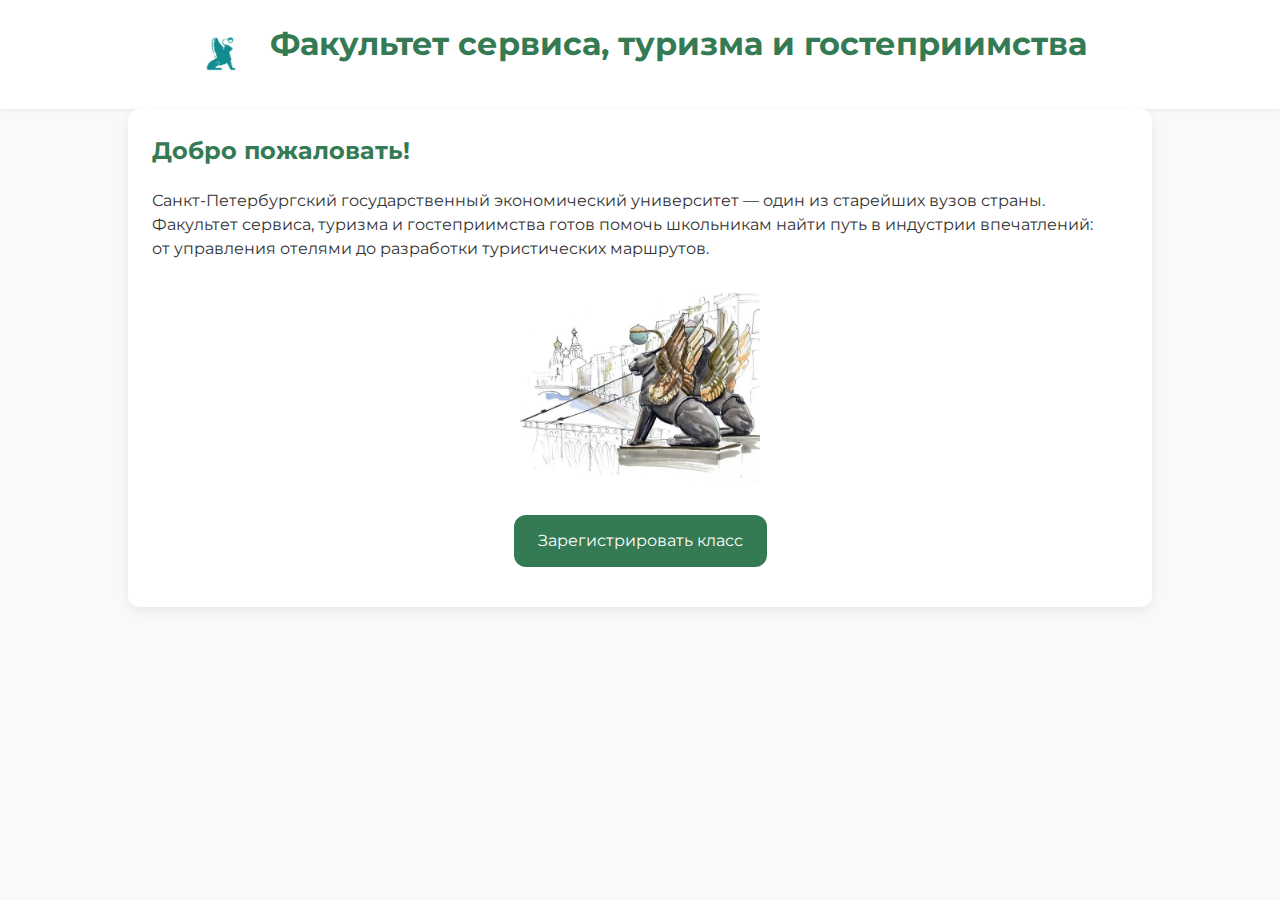
<file: index.html>
<!DOCTYPE html>
<html lang="ru">
<head>
  <meta charset="UTF-8">
  <title>Профориентация СПбГЭУ — ФСТиГ</title>
  <link rel="stylesheet" href="css/style.css">
</head>
<body>

<header>
  <img src="assets/logo.png" alt="Логотип СПбГЭУ">
  <h1>Факультет сервиса, туризма и гостеприимства</h1>
</header>

<main class="card">
  <h2>Добро пожаловать!</h2>
  <p>Санкт‑Петербургский государственный экономический университет — один из старейших вузов страны. Факультет сервиса, туризма и гостеприимства готов помочь школьникам найти путь в индустрии впечатлений: от управления отелями до разработки туристических маршрутов.</p>

  <img src="assets/griffin.png" alt="Грифон Банковского моста" style="max-width:240px;display:block;margin:32px auto;">

  <p style="text-align:center">
    <a class="btn" href="register.html">Зарегистрировать класс</a>
  </p>
</main>

</body>
</html>
</file>
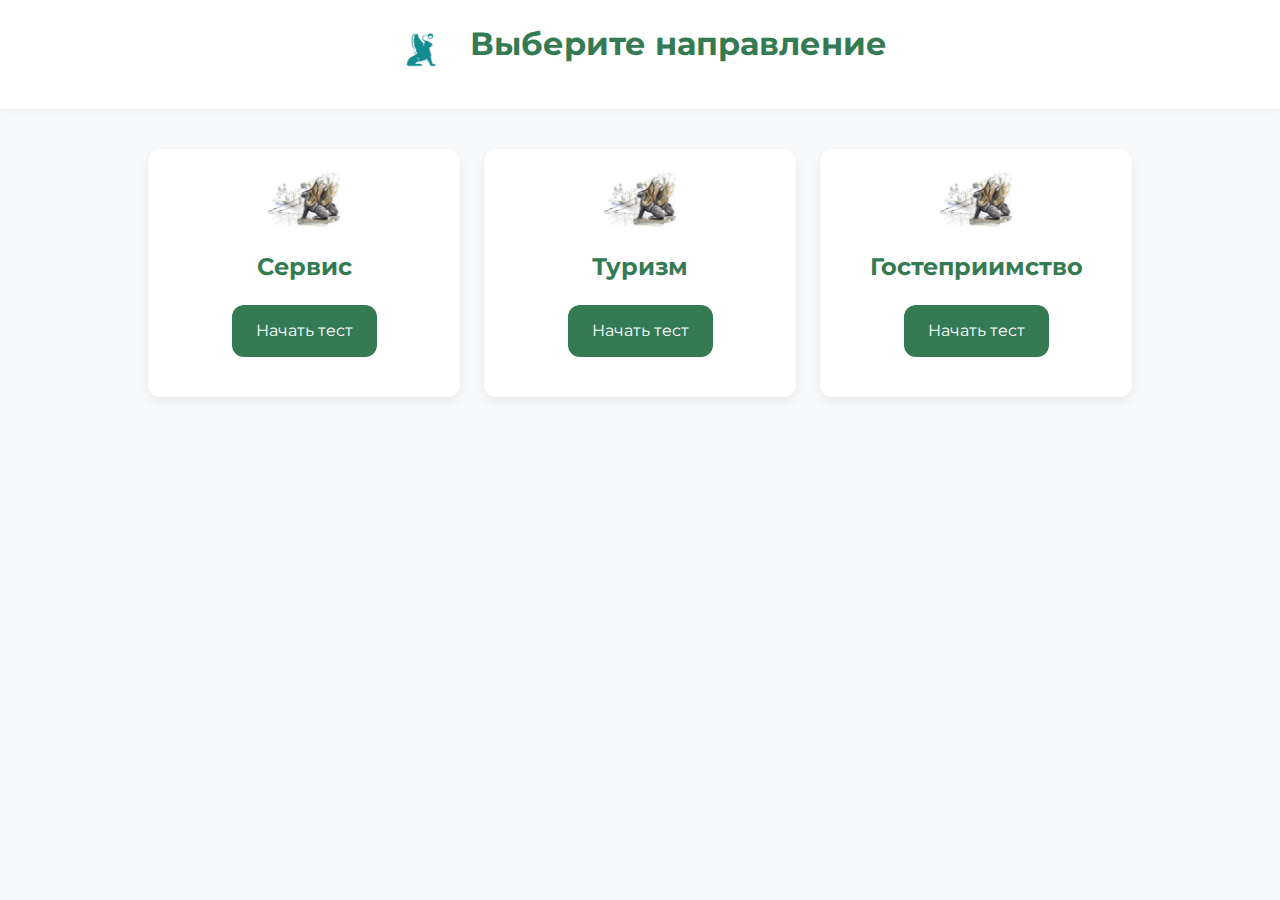
<file: choose.html>
<!DOCTYPE html>
<html lang="ru">
<head>
  <meta charset="UTF-8">
  <title>Выбор направления</title>
  <link rel="stylesheet" href="css/style.css">
</head>
<body>

<header>
  <a href="index.html"><img src="assets/logo.png" alt="logo"></a>
  <h1>Выберите направление</h1>
</header>

<main>
  <div class="grid-3">
    <!-- Сервис -->
    <div class="direction card">
      <img src="assets/griffin.png" alt="">
      <h2>Сервис</h2>
      <p><a class="btn" href="tests/service.html">Начать тест</a></p>
    </div>

    <!-- Туризм -->
    <div class="direction card">
      <img src="assets/griffin.png" alt="">
      <h2>Туризм</h2>
      <p><a class="btn" href="tests/tourism.html">Начать тест</a></p>
    </div>

    <!-- Гостеприимство -->
    <div class="direction card">
      <img src="assets/griffin.png" alt="">
      <h2>Гостеприимство</h2>
      <p><a class="btn" href="tests/hospitality.html">Начать тест</a></p>
    </div>
  </div>
</main>

</body>
</html>
</file>
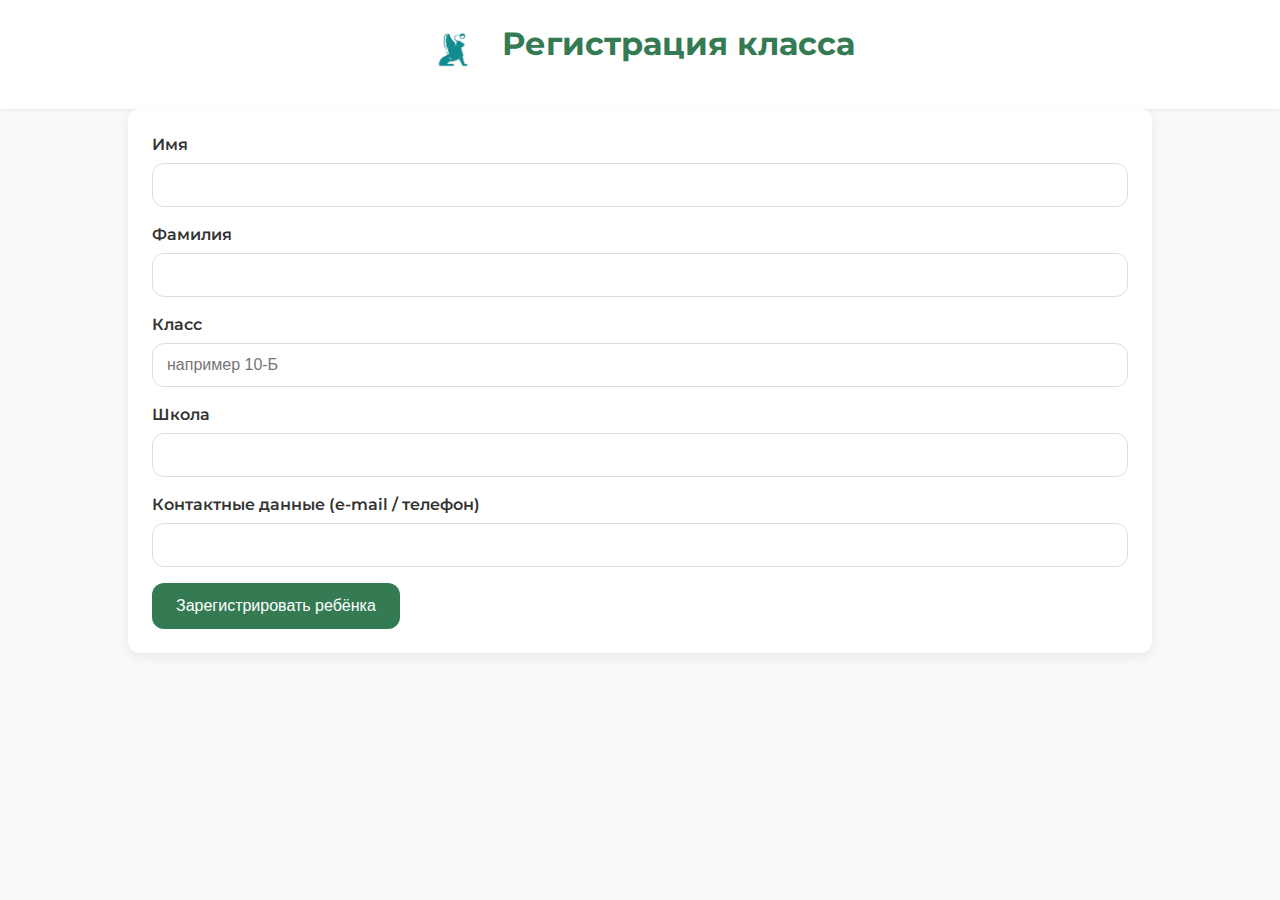
<file: register.html>
<!DOCTYPE html>
<html lang="ru">
<head>
  <meta charset="UTF-8">
  <title>Регистрация класса</title>
  <link rel="stylesheet" href="css/style.css">
  <script>
    // JS‑перенаправление после отправки формы
    function handleSubmit(e){
      // Для прототипа просто переходим на start.html
      // Реальная отправка на почту:
      // 1) заменить action на backend‑скрипт ИЛИ
      // 2) использовать сервис Formspree / EmailJS
      setTimeout(()=>{ window.location.href='start.html'; }, 100);
    }
  </script>
</head>
<body>

<header>
  <a href="index.html"><img src="assets/logo.png" alt="logo"></a>
  <h1>Регистрация класса</h1>
</header>

<main class="card">
  <form action="mailto:organizer@example.com"
        method="post"
        enctype="text/plain"
        onsubmit="handleSubmit(event)">
    
    <div class="form-group">
      <label>Имя</label>
      <input name="Имя" required>
    </div>
    <div class="form-group">
      <label>Фамилия</label>
      <input name="Фамилия" required>
    </div>
    <div class="form-group">
      <label>Класс</label>
      <input name="Класс" placeholder="например 10‑Б" required>
    </div>
    <div class="form-group">
      <label>Школа</label>
      <input name="Школа" required>
    </div>
    <div class="form-group">
      <label>Контактные данные (e‑mail / телефон)</label>
      <input name="Контакты" required>
    </div>

    <button type="submit">Зарегистрировать ребёнка</button>
  </form>
</main>

</body>
</html>
</file>
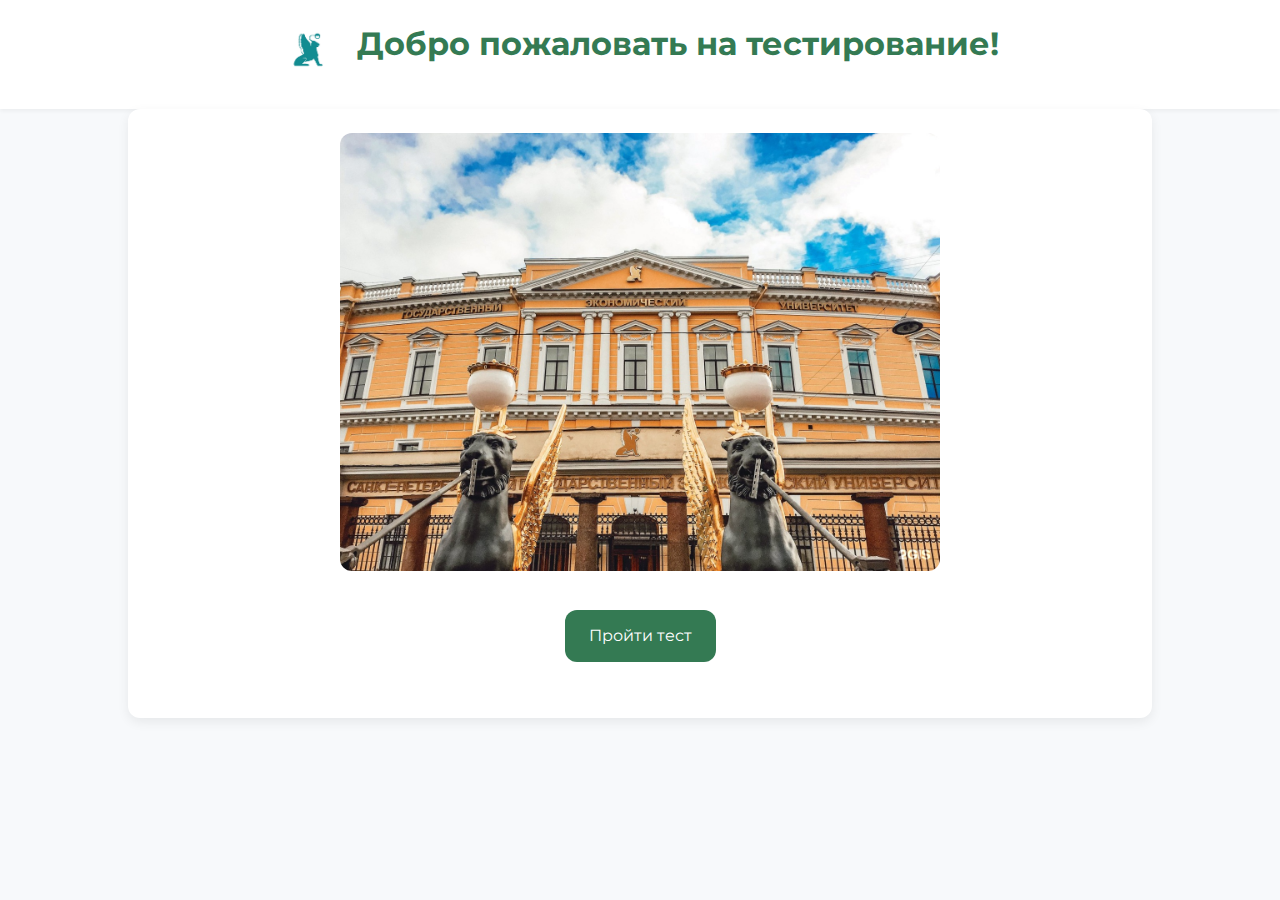
<file: start.html>
<!DOCTYPE html>
<html lang="ru">
<head>
  <meta charset="UTF-8">
  <title>Начало тестирования</title>
  <link rel="stylesheet" href="css/style.css">
</head>
<body>

<header>
  <a href="index.html"><img src="assets/logo.png" alt="logo"></a>
  <h1>Добро пожаловать на тестирование!</h1>
</header>

<main class="card" style="text-align:center">
  <img src="assets/university.jpg" alt="СПбГЭУ" style="width:100%;max-width:600px;border-radius:var(--radius)">
  <p style="margin:32px 0">
    <a class="btn" href="choose.html">Пройти тест</a>
  </p>
</main>

</body>
</html>
</file>
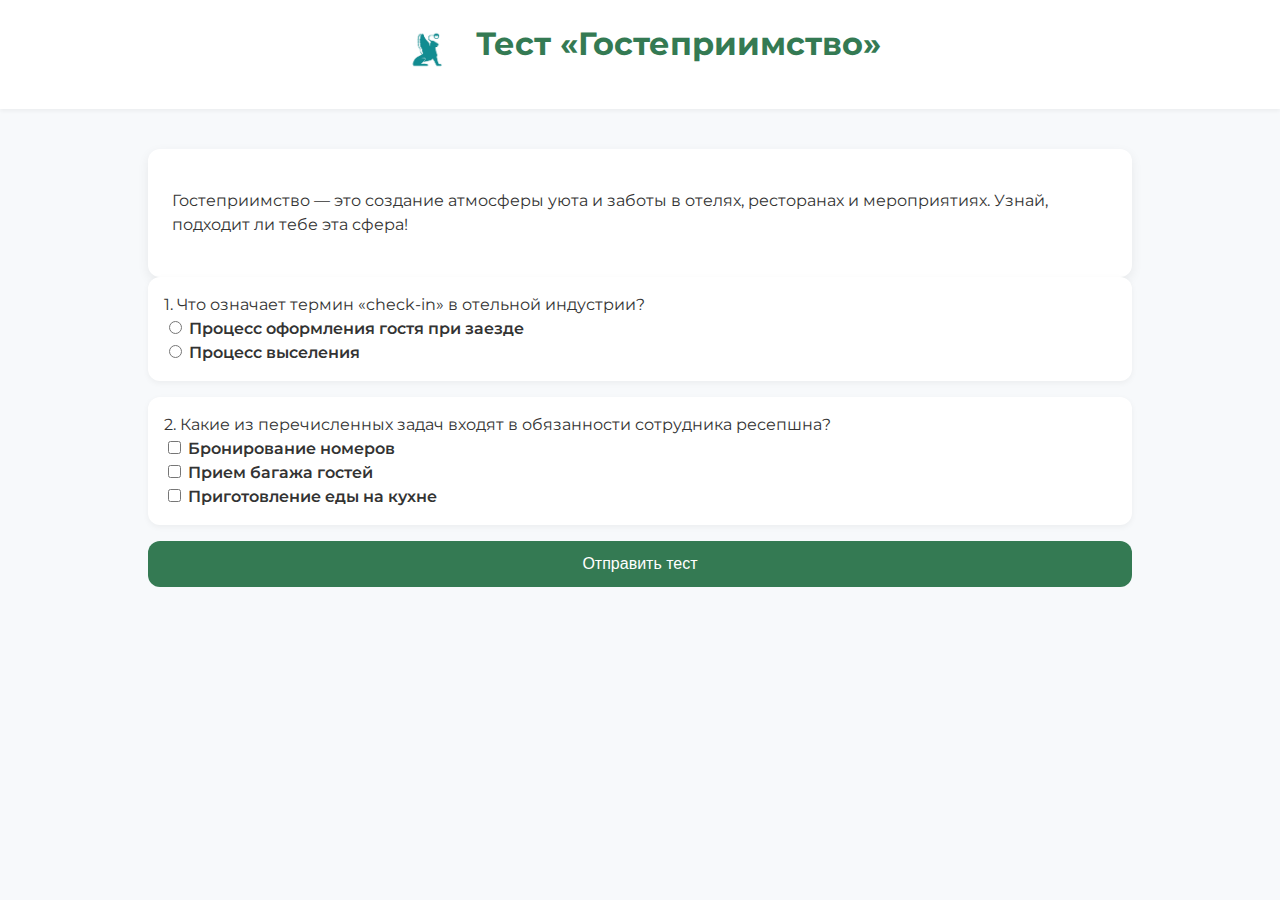
<file: tests/hospitality.html>
<!DOCTYPE html>
<html lang="ru">
<head>
  <meta charset="UTF-8">
  <title>Тест: Гостеприимство</title>
  <link rel="stylesheet" href="../css/style.css">
  <script>
    function afterSend(){
      setTimeout(()=>{ window.location.href='../choose.html'; },100);
    }
  </script>
</head>
<body>

<header>
  <a href="../index.html"><img src="../assets/logo.png" alt="logo"></a>
  <h1>Тест «Гостеприимство»</h1>
</header>

<main>
  <section class="card">
    <p>Гостеприимство — это создание атмосферы уюта и заботы в отелях, ресторанах и мероприятиях. Узнай, подходит ли тебе эта сфера!</p>
  </section>

  <form class="test-wrapper"
        action="mailto:organizer@example.com"
        method="post"
        enctype="text/plain"
        onsubmit="afterSend()">

    <!-- Вопрос 1 -->
    <div class="question">
      <p>1. Что означает термин «check‑in» в отельной индустрии?</p>
      <label><input type="radio" name="q1" value="a" required> Процесс оформления гостя при заезде</label><br>
      <label><input type="radio" name="q1" value="b"> Процесс выселения</label>
    </div>

    <!-- Вопрос 2 -->
    <div class="question">
      <p>2. Какие из перечисленных задач входят в обязанности сотрудника ресепшна?</p>
      <label><input type="checkbox" name="q2_booking" value="booking"> Бронирование номеров</label><br>
      <label><input type="checkbox" name="q2_luggage" value="luggage"> Прием багажа гостей</label><br>
      <label><input type="checkbox" name="q2_cooking" value="cooking"> Приготовление еды на кухне</label>
    </div>

    <!-- … добавьте остальные вопросы … -->

    <button type="submit">Отправить тест</button>
  </form>
</main>

</body>
</html>
</file>
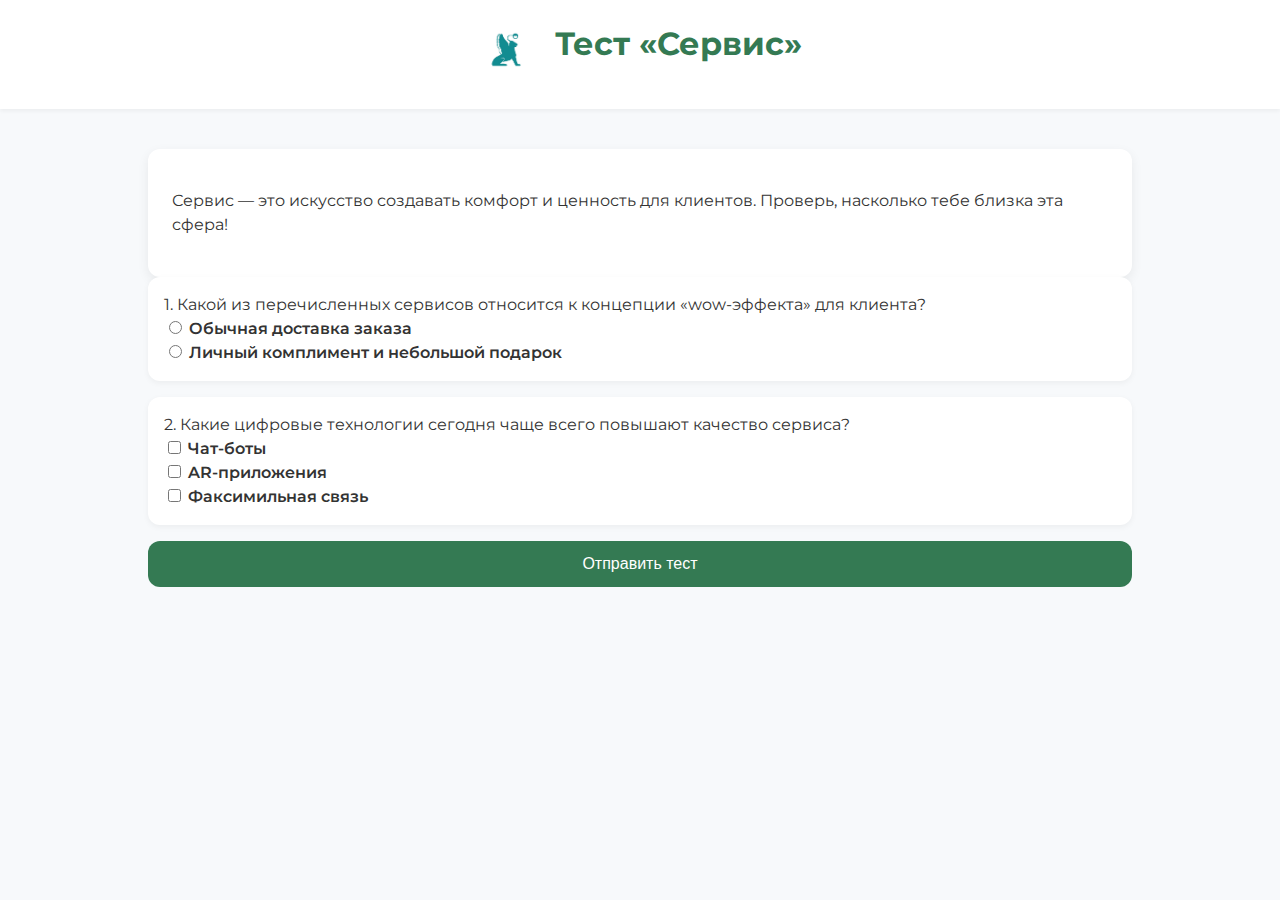
<file: tests/service.html>
<!DOCTYPE html>
<html lang="ru">
<head>
  <meta charset="UTF-8">
  <title>Тест: Сервис</title>
  <link rel="stylesheet" href="../css/style.css">
  <script>
    function afterSend(){
      setTimeout(()=>{ window.location.href='../choose.html'; },100);
    }
  </script>
</head>
<body>

<header>
  <a href="../index.html"><img src="../assets/logo.png" alt="logo"></a>
  <h1>Тест «Сервис»</h1>
</header>

<main>
  <section class="card">
    <p>Сервис — это искусство создавать комфорт и ценность для клиентов. Проверь, насколько тебе близка эта сфера!</p>
  </section>

  <form class="test-wrapper"
        action="mailto:organizer@example.com"
        method="post"
        enctype="text/plain"
        onsubmit="afterSend()">

    <!-- Вопрос 1 -->
    <div class="question">
      <p>1. Какой из перечисленных сервисов относится к концепции «wow‑эффекта» для клиента?</p>
      <label><input type="radio" name="q1" value="a" required> Обычная доставка заказа</label><br>
      <label><input type="radio" name="q1" value="b"> Личный комплимент и небольшой подарок</label>
    </div>

    <!-- Вопрос 2 -->
    <div class="question">
      <p>2. Какие цифровые технологии сегодня чаще всего повышают качество сервиса?</p>
      <label><input type="checkbox" name="q2_chatbot" value="chatbot"> Чат‑боты</label><br>
      <label><input type="checkbox" name="q2_ar" value="ar"> AR‑приложения</label><br>
      <label><input type="checkbox" name="q2_fax" value="fax"> Факсимильная связь</label>
    </div>

    <!-- … (добавьте оставшиеся вопросы) … -->

    <button type="submit">Отправить тест</button>
  </form>
</main>

</body>
</html>
</file>
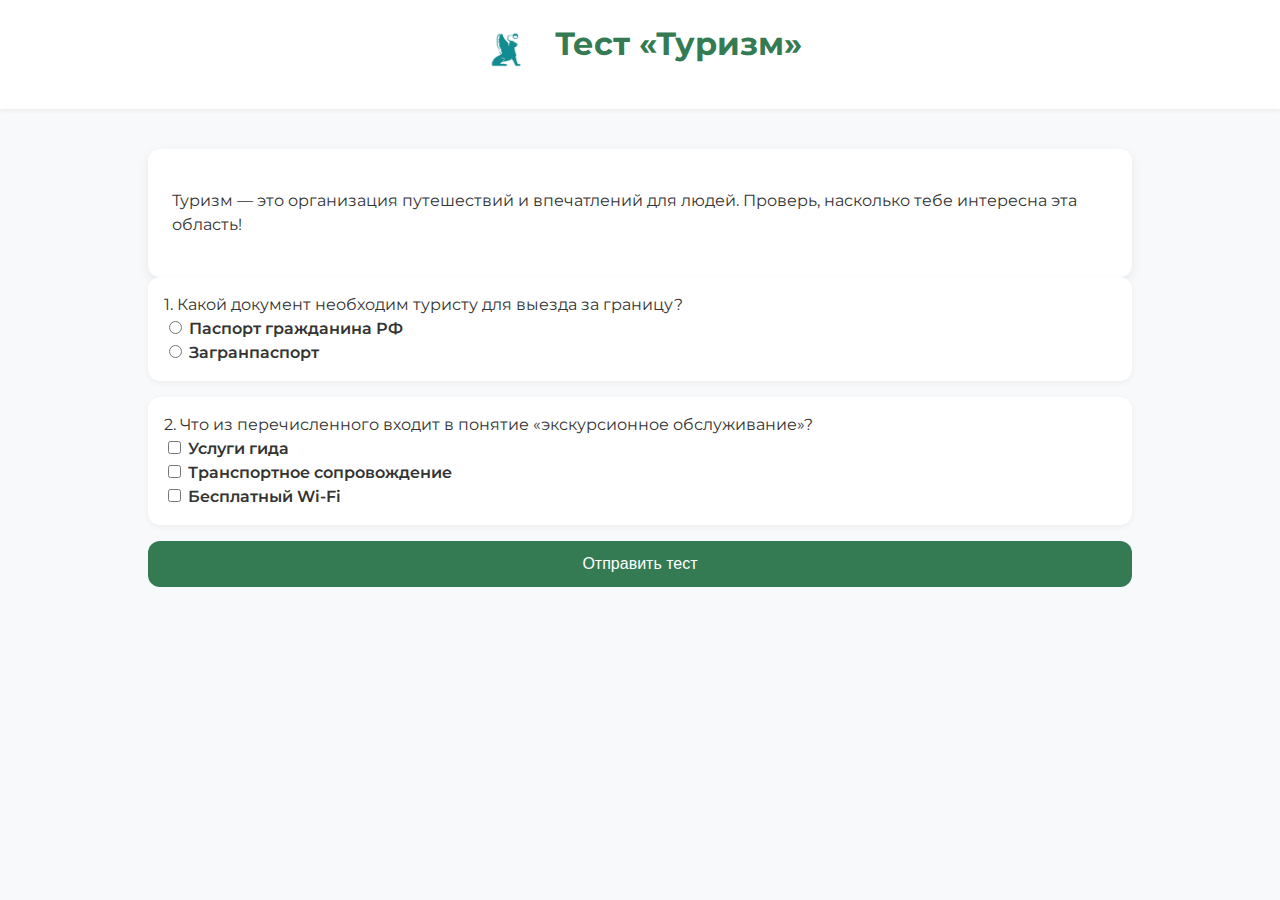
<file: tests/tourism.html>
<!DOCTYPE html>
<html lang="ru">
<head>
  <meta charset="UTF-8">
  <title>Тест: Туризм</title>
  <link rel="stylesheet" href="../css/style.css">
  <script>
    function afterSend(){
      setTimeout(()=>{ window.location.href='../choose.html'; },100);
    }
  </script>
</head>
<body>

<header>
  <a href="../index.html"><img src="../assets/logo.png" alt="logo"></a>
  <h1>Тест «Туризм»</h1>
</header>

<main>
  <section class="card">
    <p>Туризм — это организация путешествий и впечатлений для людей. Проверь, насколько тебе интересна эта область!</p>
  </section>

  <form class="test-wrapper"
        action="mailto:organizer@example.com"
        method="post"
        enctype="text/plain"
        onsubmit="afterSend()">

    <!-- Вопрос 1 -->
    <div class="question">
      <p>1. Какой документ необходим туристу для выезда за границу?</p>
      <label><input type="radio" name="q1" value="a" required> Паспорт гражданина РФ</label><br>
      <label><input type="radio" name="q1" value="b"> Загранпаспорт</label>
    </div>

    <!-- Вопрос 2 -->
    <div class="question">
      <p>2. Что из перечисленного входит в понятие «экскурсионное обслуживание»?</p>
      <label><input type="checkbox" name="q2_guide" value="guide"> Услуги гида</label><br>
      <label><input type="checkbox" name="q2_transport" value="transport"> Транспортное сопровождение</label><br>
      <label><input type="checkbox" name="q2_wifi" value="wifi"> Бесплатный Wi‑Fi</label>
    </div>

    <!-- … добавьте остальные вопросы … -->

    <button type="submit">Отправить тест</button>
  </form>
</main>

</body>
</html>
</file>
<file: css/style.css>
/* Шрифты и переменные */
@import url('https://fonts.googleapis.com/css2?family=Montserrat:wght@400;600;700&display=swap');

:root {
  --green:#347a53;          /* фирменный для кнопок/заголовков */
  --light:#f7f9fb;
  --accent:#f5b400;         /* мелкие акценты */
  --radius:12px;
}

*,
*::before,
*::after {box-sizing:border-box;}

body{
  margin:0;
  font-family:'Montserrat',sans-serif;
  background:var(--light);
  color:#333;
  line-height:1.5;
}

a{color:inherit;text-decoration:none;}

header{
  padding:20px;
  display:flex;
  justify-content:center;
  align-items:center;
  gap:20px;
  background:#fff;
  box-shadow:0 2px 4px rgba(0,0,0,.05);
}

header img{height:56px;}

main{
  padding:40px 20px;
  max-width:1024px;
  margin:0 auto;
}

h1,h2{
  color:var(--green);
  margin-top:0;
}

button,.btn{
  display:inline-block;
  padding:14px 24px;
  background:var(--green);
  color:#fff;
  border:none;
  border-radius:var(--radius);
  font-size:1rem;
  cursor:pointer;
  transition:.25s;
}
button:hover,.btn:hover{transform:translateY(-2px);}

.card{
  background:#fff;
  border-radius:var(--radius);
  padding:24px;
  box-shadow:0 4px 12px rgba(0,0,0,.07);
}

.form-group{
  display:flex;
  flex-direction:column;
  margin-bottom:16px;
}
label{font-weight:600;margin-bottom:6px;}
input,select{
  padding:12px 14px;
  border:1px solid #ddd;
  border-radius:var(--radius);
  font-size:1rem;
}

.grid-3{
  display:grid;
  gap:24px;
  grid-template-columns:repeat(auto-fit,minmax(280px,1fr));
}
.direction{
  text-align:center;
}
.direction img{
  width:72px;
  margin-bottom:12px;
}

.test-wrapper{
  display:flex;
  flex-direction:column;
  gap:16px;
}
.test-wrapper p{margin:0;}

.question{
  background:#fff;
  padding:16px;
  border-radius:var(--radius);
  box-shadow:0 2px 6px rgba(0,0,0,.05);
}
</file>
